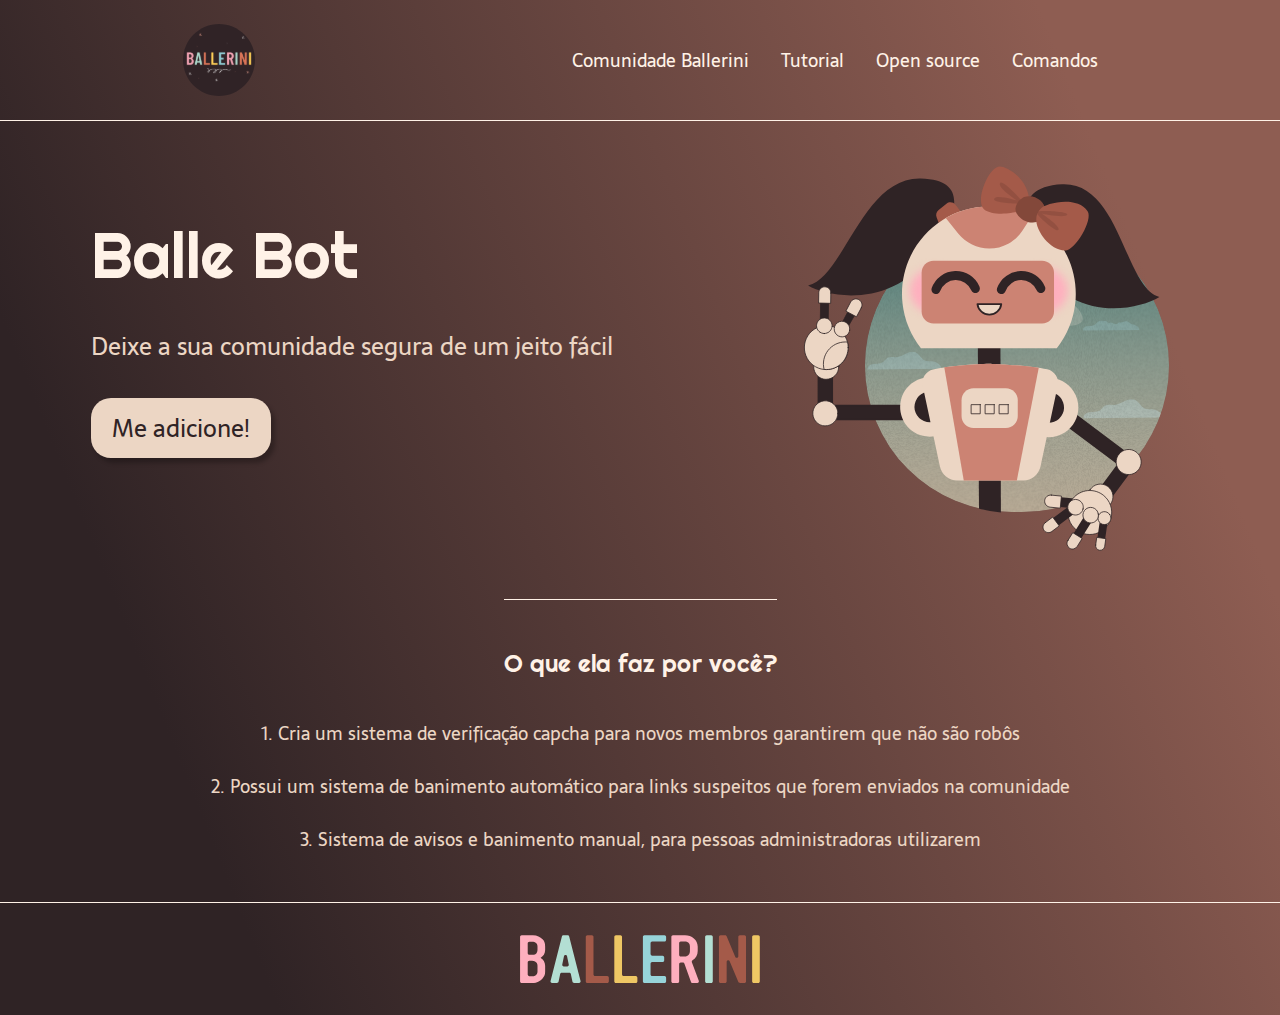
<file: index.html>
<!DOCTYPE html>
<html lang="pt-BR">
<head>
	<meta charset="UTF-8">
	<meta name="viewport" content="width=device-width, initial-scale=1.0">
	<meta name="description" content="Um bot que irá moderar e deixar sua comunidade segura de um jeito fácil!">
	<link rel="stylesheet" type="text/css" href="estilo.css">
	<title>Balle Bot - Modere a sua comunidade do Discord</title>
</head>


<body>
	<header class="cabecalho">
		<img class="cabecalho-imagem" src="logo.svg" alt="Logo da comunidade Ballerini">
		<nav class="cabecalho-menu">
			<a class="cabecalho-menu-item" href="https://discord.gg/wagxzStdcR">Comunidade Ballerini</a>
			<a class="cabecalho-menu-item" href="https://youtu.be/llF6vD-RljE?list=LL" target="_blank">Tutorial</a>
			<a class="cabecalho-menu-item" href="">Open source</a>
			<a class="cabecalho-menu-item" href="">Comandos</a>
		</nav>
	</header>

	<main class="conteudo">
		<section class="conteudo-principal">
			<div class="conteudo-principal-escrito">
				<h1 class="conteudo-principal-escrito-titulo"> Balle Bot </h1>
				<h2 class="conteudo-principal-escrito-subtitulo"> Deixe a sua comunidade segura de um jeito fácil </h2>
				<button class="conteudo-principal-escrito-botao"> Me adicione! </button>
			</div>
			<img class="conteudo-principal-escrito-imagem" src="ballebot.svg" alt="Imagem da Balle Bot" title="Imagem aqui">
		</section>
			
		<section class="conteudo-secundario">
			<h3 class="conteudo-secundario-titulo"> O que ela faz por você? </h3>
			<p class="conteudo-secundario-paragrafo"> 1. Cria um <strong>sistema de verificação capcha</strong> para novos membros garantirem que não são robôs </p>	
			<p class="conteudo-secundario-paragrafo"> 2. Possui um <strong>sistema de banimento automático</strong> para links suspeitos que forem enviados na comunidade </p>
			<p class="conteudo-secundario-paragrafo"> 3. <strong>Sistema de avisos e banimento manual</strong>, para pessoas administradoras utilizarem </p>
		</section>
	</main>

	<footer class="rodape">
		<img class="rodape-imagem" src="BALLERINI.svg" alt=" Imagem da Ballerini">
		
	</footer>








</body>
</html>
</file>
<file: estilo.css>
@import url('https://fonts.googleapis.com/css2?family=Righteous&family=Sarala&display=swap');

*{
	margin: 0;
	padding: 0;
	box-sizing: border-box;
	text-decoration: none;

}

body{
	font-size: 100%;
	background: linear-gradient(68.15deg, #2F2325 16.62%, #8E5D52 85.61%);

}

.cabecalho{
	display: flex;
	flex-direction: row;
	align-items: center;
	justify-content: space-around;
	padding: 24px;
}

.cabecalho-imagem{
	height: 72px;
}

.cabecalho-menu{
	display: flex;
	gap: 32px;
}

.cabecalho-menu-item{
	font-family: sarala, sans-serif;
	color: #FFF2E7;
	font-weight: 400;
	font-size: 18px;
}

.conteudo{
	margin-bottom: 48px;
	border-top: 0.4px solid #FFF2E7;
}

.conteudo-principal{
	display: flex;
	flex-direction: row;
	align-items: center;
	justify-content: space-around;

}

.conteudo-principal-escrito{
	display: flex;
	flex-direction: column;
	gap: 32px;
}

.conteudo-principal-escrito-titulo{
	font-family: 'Righteous', cursive;
	font-weight: 400;
	font-size: 64px;
	color: #FFF2E7;

}

.conteudo-principal-escrito-subtitulo{
	font-family: 'Sarala', sans-serif;
	font-weight: 400;
	font-size: 24px;
	color:#ECD6C4 ;

}

.conteudo-principal-escrito-botao{

	background-color: #ECD6C4;
	width: 180px;
	height: 60px;
	border: none;
	box-shadow: 4px 5px 4px rgba(0, 0, 0, 0.25);
	border-radius: 20px;
	font-family: 'Sarala', sans-serif;
	font-weight: 400;
	font-size: 24px;
	color:#2F2325;

}

.conteudo-principal-escrito-botao:hover{
	background-color: rgba(236, 214, 196, 0.53);
}

.conteudo-principal-escrito-imagem{
	height: 430px;
}

.conteudo-secundario{
	display: flex ;
	flex-direction: column;
	align-items: center;
	gap: 24px;
	margin-top: 48px;
}

.conteudo-secundario-titulo{
	border-top: 0.4px solid #FFF2E7;
	padding-top: 48px;
	font-family: 'Righteous', cursive;
	font-weight: 400;
	font-size: 24px;
	color: #FFF2E7;
	margin-bottom: 16px;
}

.conteudo-secundario-paragrafo{
	font-family: sarala, sans-serif;
	font-weight: 300;
	font-size: 18px;
	color:#ECD6C4;
}

.rodape{
	padding: 32px;
	border-top: 0.4px solid #FFF2E7; 
}

.rodape-imagem{
	height: 48px;
	display: block;
	margin: 0 auto;
}

/* MOBILE */

@media all and (max-width:390px){
	header{
		width: 100%;
}
	.cabecalho-menu{
		display: flex;
		gap: 10px;
	}

	.cabecalho-menu-item{
		font-size: 15px;
	}

	.cabecalho-imagem{
		padding-right: 13px;
	}

	main{
		width: 100%;
	}

	.conteudo-principal-escrito-titulo{
		font-size: 20px;
		padding-left: 10px;
		margin-top: 15px;
	}
	 .conteudo-principal-escrito-subtitulo,.conteudo-principal-escrito-botao{
		font-size: 15px;
		padding-left: 10px;
	}

	.conteudo-principal-escrito-botao{
		margin-left: 10px;
	}

	.conteudo-principal-escrito-imagem{
		max-width: 300px;
		max-height: 200px;
		width: auto;
		height: auto;

	}

	.conteudo-secundario-titulo{
		font-size: 20px;
	}

	.conteudo-secundario-paragrafo{
		font-size: 15px;
		padding-left: 8px;
	}
	

	.rodape-imagem{
		max-width: 150px;
		max-height: 100px;
		width: auto;
		height: auto;
	}


}
</file>
